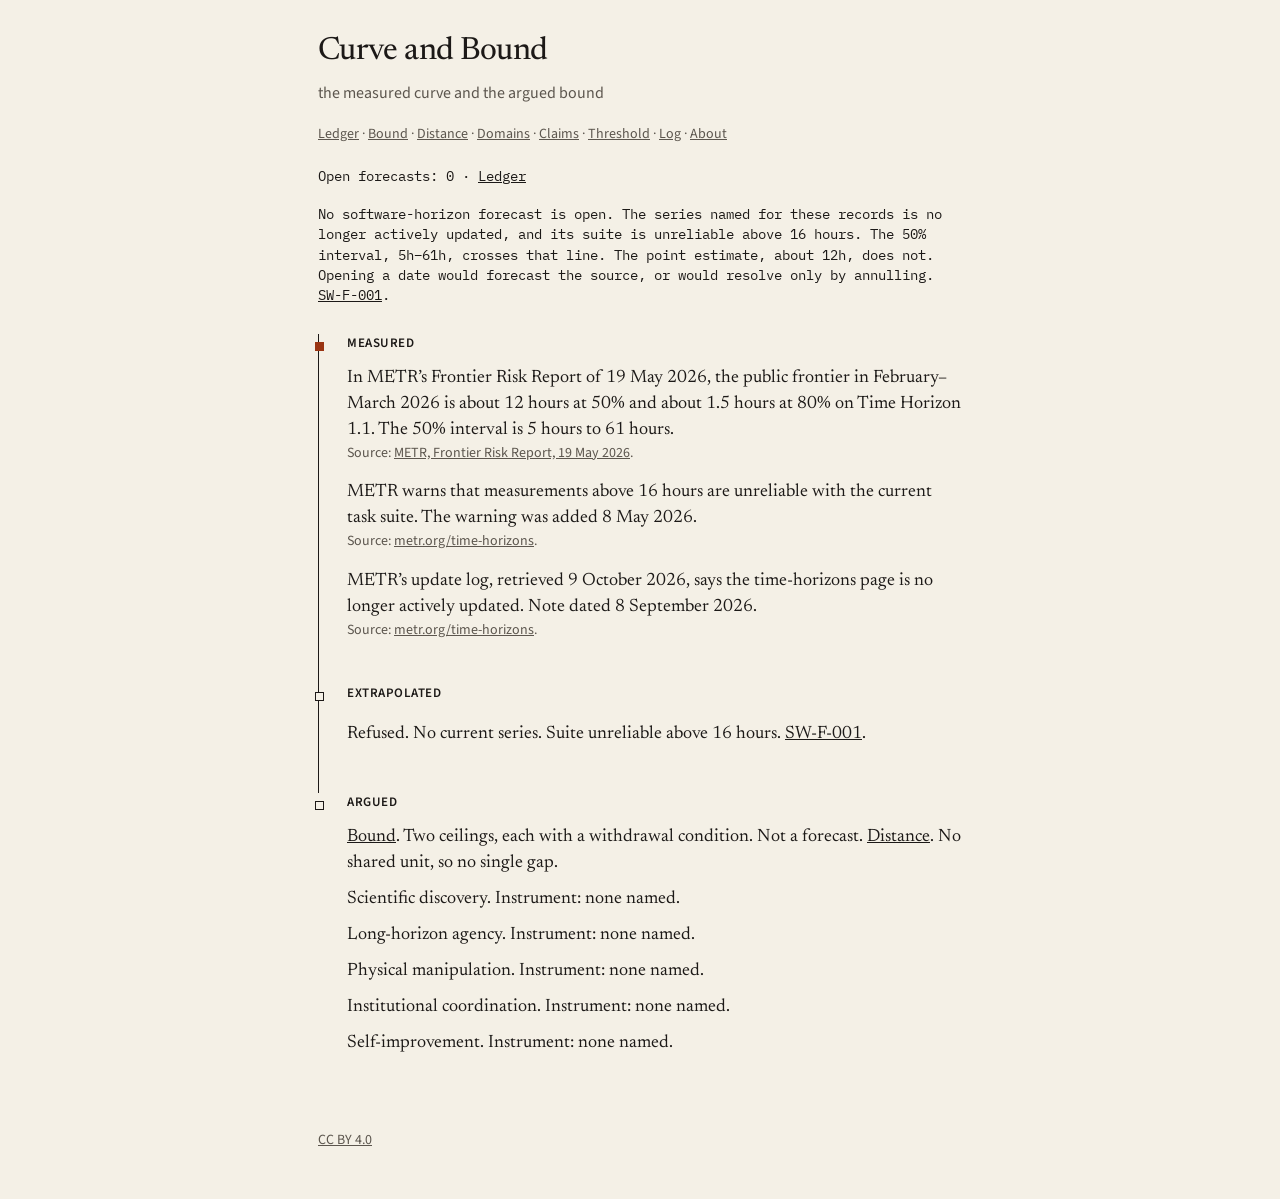
<file: index.html>
<!DOCTYPE html>
<html lang="en">
<head>
  <meta charset="utf-8">
  <meta name="viewport" content="width=device-width, initial-scale=1">
  <title>Curve and Bound</title>
  <link rel="preconnect" href="https://fonts.googleapis.com">
  <link rel="preconnect" href="https://fonts.gstatic.com" crossorigin>
  <link href="https://fonts.googleapis.com/css2?family=IBM+Plex+Mono&family=Newsreader:opsz,wght@6..72,400;6..72,450&family=Source+Sans+3:wght@400;600&display=swap" rel="stylesheet">
  <link rel="stylesheet" href="styles.css">
</head>
<body>
  <main class="wrap">
    <header>
      <h1>Curve and Bound</h1>
      <p class="subtitle">the measured curve and the argued bound</p>
      <p class="nav"><a href="ledger.html">Ledger</a> · <a href="bound.html">Bound</a> · <a href="distance.html">Distance</a> · <a href="domains.html">Domains</a> · <a href="claim-classes.html">Claims</a> · <a href="opening-threshold.html">Threshold</a> · <a href="check-log.html">Log</a> · <a href="about.html">About</a></p>
    </header>
    <p class="count">Open forecasts: 0 · <a href="ledger.html">Ledger</a></p>
    <p class="finding">No software-horizon forecast is open. The series named for these records is no longer actively updated, and its suite is unreliable above 16 hours. The 50% interval, 5h–61h, crosses that line. The point estimate, about 12h, does not. Opening a date would forecast the source, or would resolve only by annulling. <a href="ledger.html">SW-F-001</a>.</p>
    <ol class="ruler">
      <li class="mark measured">
        <h2>Measured</h2>
        <div class="record">
          <p>In METR’s Frontier Risk Report of 19 May 2026, the public frontier in February–March 2026 is about 12 hours at 50% and about 1.5 hours at 80% on Time Horizon 1.1. The 50% interval is 5 hours to 61 hours.</p>
          <p class="source">Source: <a href="https://www.metr.org/frontier-risk-report">METR, Frontier Risk Report, 19 May 2026</a>.</p>
        </div>
        <div class="record">
          <p>METR warns that measurements above 16 hours are unreliable with the current task suite. The warning was added 8 May 2026.</p>
          <p class="source">Source: <a href="https://metr.org/time-horizons/">metr.org/time-horizons</a>.</p>
        </div>
        <div class="record">
          <p>METR’s update log, retrieved 9 October 2026, says the time-horizons page is no longer actively updated. Note dated 8 September 2026.</p>
          <p class="source">Source: <a href="https://metr.org/time-horizons/">metr.org/time-horizons</a>.</p>
        </div>
      </li>
      <li class="mark">
        <h2>Extrapolated</h2>
        <p>Refused. No current series. Suite unreliable above 16 hours. <a href="ledger.html">SW-F-001</a>.</p>
      </li>
      <li class="mark">
        <h2>Argued</h2>
        <p class="domain"><a href="bound.html">Bound</a>. Two ceilings, each with a withdrawal condition. Not a forecast. <a href="distance.html">Distance</a>. No shared unit, so no single gap.</p>
        <p class="domain">Scientific discovery. Instrument: none named.</p>
        <p class="domain">Long-horizon agency. Instrument: none named.</p>
        <p class="domain">Physical manipulation. Instrument: none named.</p>
        <p class="domain">Institutional coordination. Instrument: none named.</p>
        <p class="domain">Self-improvement. Instrument: none named.</p>
      </li>
    </ol>
    <footer>
      <a href="https://creativecommons.org/licenses/by/4.0/">CC BY 4.0</a>
    </footer>
  </main>
</body>
</html>
</file>
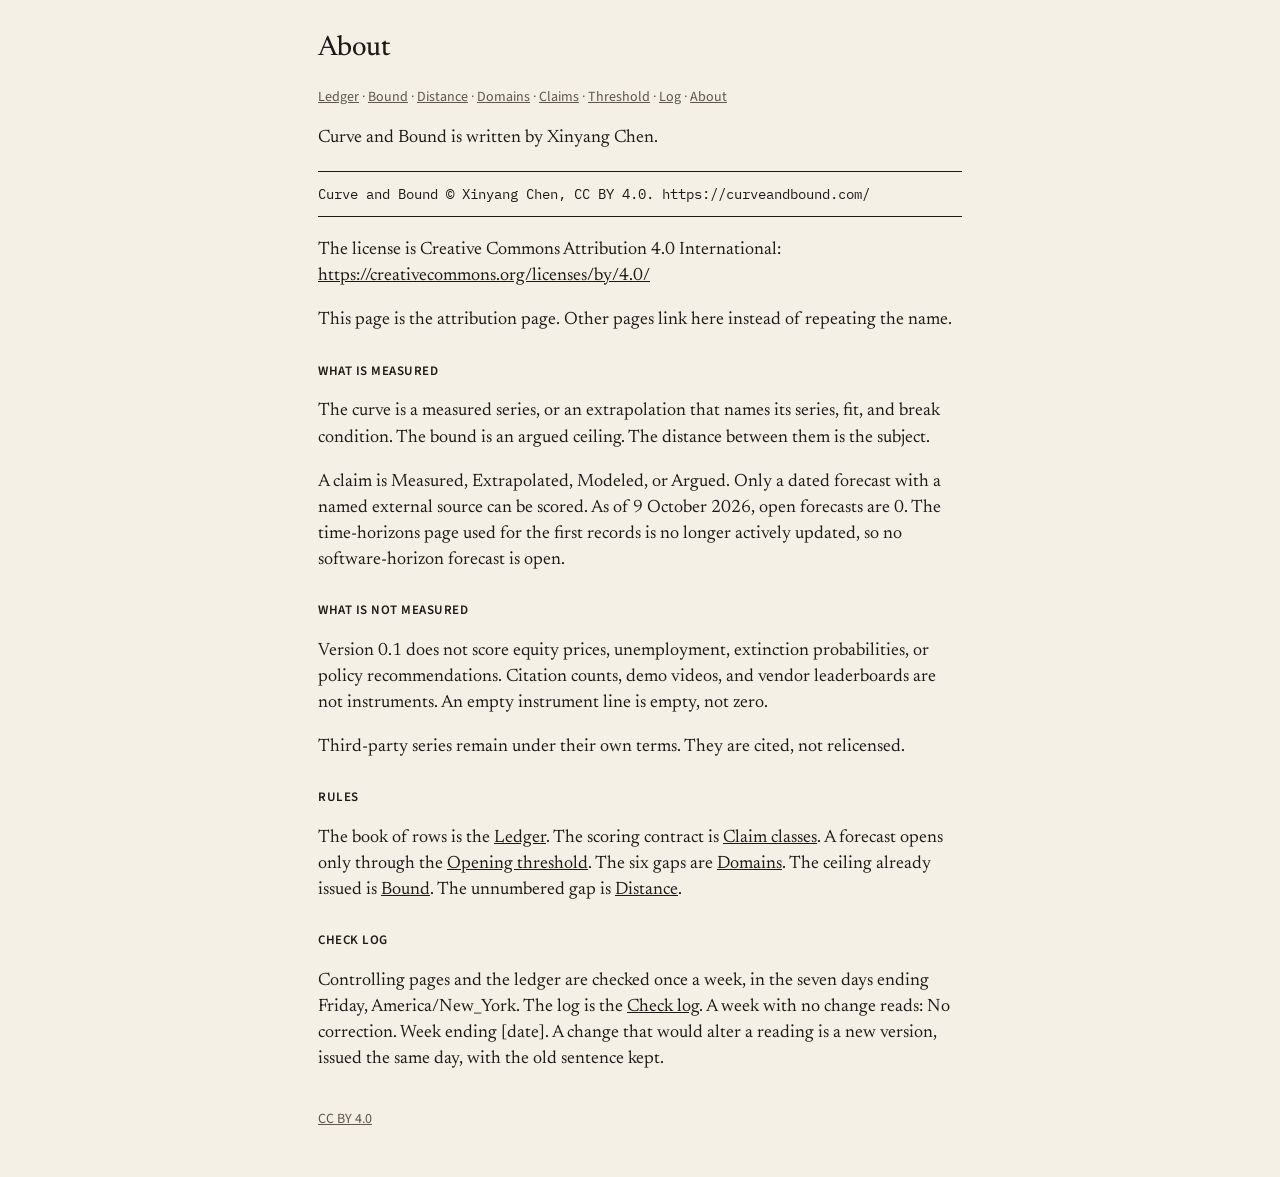
<file: about.html>
<!DOCTYPE html>
<html lang="en">
<head>
  <meta charset="utf-8">
  <meta name="viewport" content="width=device-width, initial-scale=1">
  <title>About · Curve and Bound</title>
  <link rel="preconnect" href="https://fonts.googleapis.com">
  <link rel="preconnect" href="https://fonts.gstatic.com" crossorigin>
  <link href="https://fonts.googleapis.com/css2?family=IBM+Plex+Mono&family=Newsreader:opsz,wght@6..72,400;6..72,450&family=Source+Sans+3:wght@400;600&display=swap" rel="stylesheet">
  <link rel="stylesheet" href="styles.css">
</head>
<body>
  <main class="wrap">
    <header>
      <h1 class="page-title">About</h1>
    <p class="nav"><a href="ledger.html">Ledger</a> · <a href="bound.html">Bound</a> · <a href="distance.html">Distance</a> · <a href="domains.html">Domains</a> · <a href="claim-classes.html">Claims</a> · <a href="opening-threshold.html">Threshold</a> · <a href="check-log.html">Log</a> · <a href="about.html">About</a></p>
    </header>
    <p>Curve and Bound is written by Xinyang Chen.</p>
    <p class="credit">Curve and Bound © Xinyang Chen, CC BY 4.0. https://curveandbound.com/</p>
    <p>The license is Creative Commons Attribution 4.0 International: <a href="https://creativecommons.org/licenses/by/4.0/">https://creativecommons.org/licenses/by/4.0/</a></p>
    <p>This page is the attribution page. Other pages link here instead of repeating the name.</p>
    <h2 class="section">What is measured</h2>
    <p>The curve is a measured series, or an extrapolation that names its series, fit, and break condition. The bound is an argued ceiling. The distance between them is the subject.</p>
    <p>A claim is Measured, Extrapolated, Modeled, or Argued. Only a dated forecast with a named external source can be scored. As of 9 October 2026, open forecasts are 0. The time-horizons page used for the first records is no longer actively updated, so no software-horizon forecast is open.</p>
    <h2 class="section">What is not measured</h2>
    <p>Version 0.1 does not score equity prices, unemployment, extinction probabilities, or policy recommendations. Citation counts, demo videos, and vendor leaderboards are not instruments. An empty instrument line is empty, not zero.</p>
    <p>Third-party series remain under their own terms. They are cited, not relicensed.</p>
    <h2 class="section">Rules</h2>
    <p>The book of rows is the <a href="ledger.html">Ledger</a>. The scoring contract is <a href="claim-classes.html">Claim classes</a>. A forecast opens only through the <a href="opening-threshold.html">Opening threshold</a>. The six gaps are <a href="domains.html">Domains</a>. The ceiling already issued is <a href="bound.html">Bound</a>. The unnumbered gap is <a href="distance.html">Distance</a>.</p>
    <h2 class="section">Check log</h2>
    <p>Controlling pages and the ledger are checked once a week, in the seven days ending Friday, America/New_York. The log is the <a href="check-log.html">Check log</a>. A week with no change reads: No correction. Week ending [date]. A change that would alter a reading is a new version, issued the same day, with the old sentence kept.</p>
    <footer>
      <a href="https://creativecommons.org/licenses/by/4.0/">CC BY 4.0</a>
    </footer>
  </main>
</body>
</html>
</file>
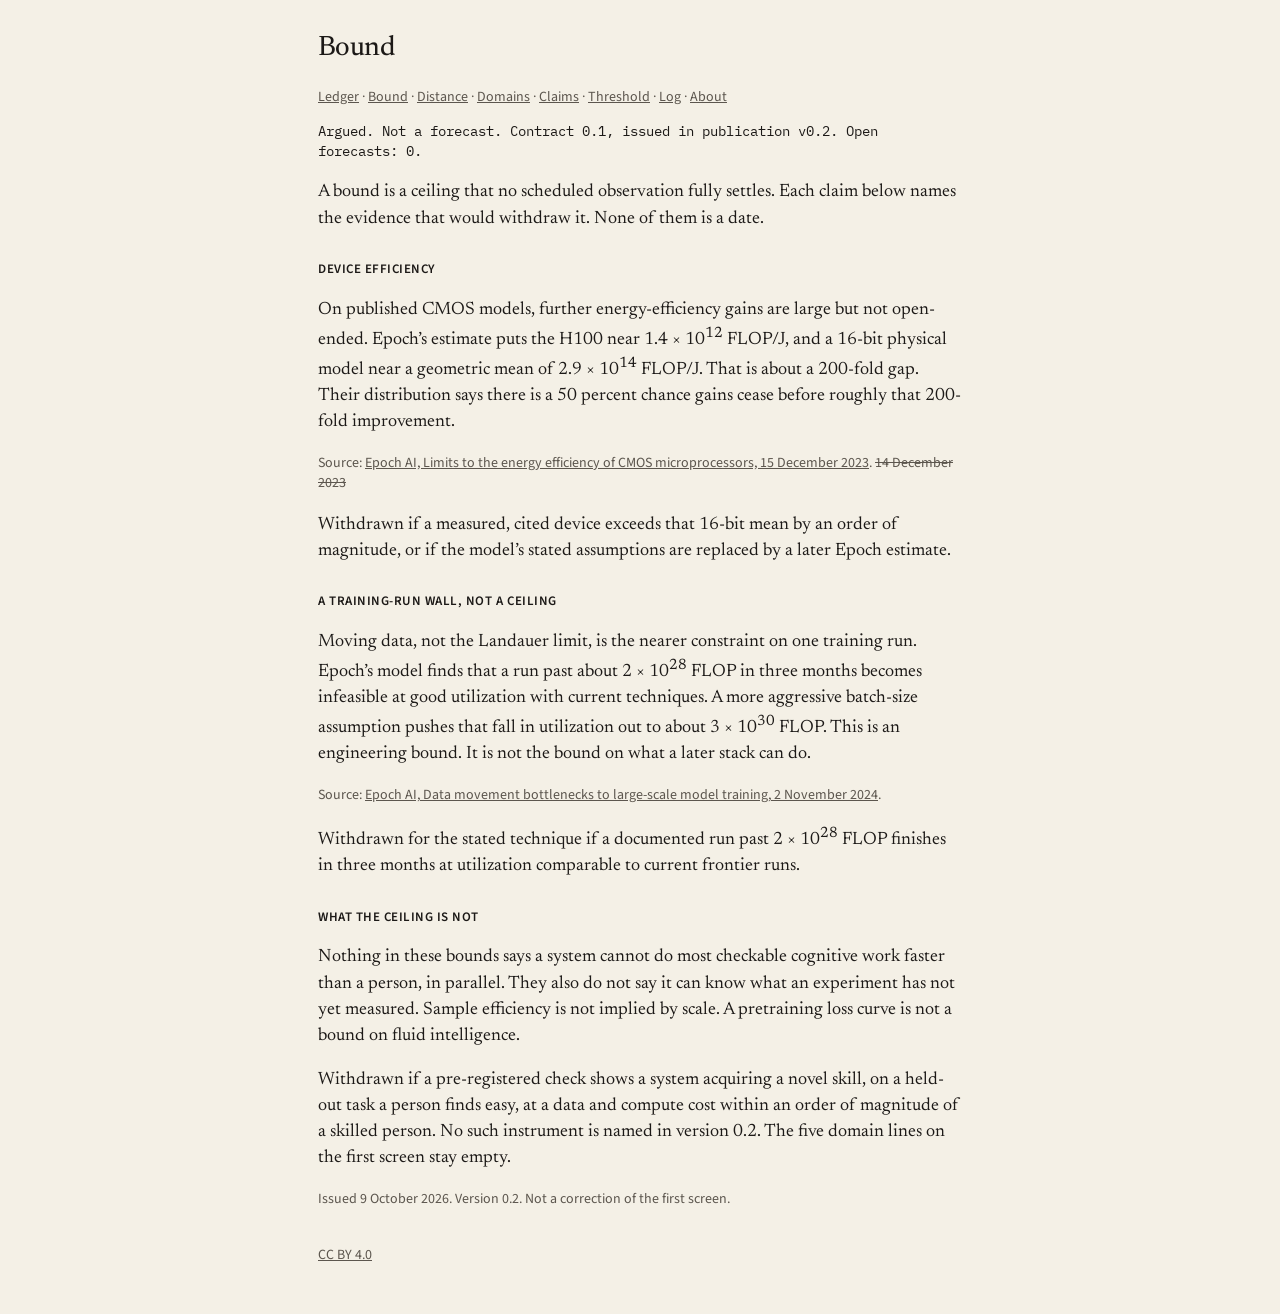
<file: bound.html>
<!DOCTYPE html>
<html lang="en">
<head>
  <meta charset="utf-8">
  <meta name="viewport" content="width=device-width, initial-scale=1">
  <title>Bound · Curve and Bound</title>
  <link rel="preconnect" href="https://fonts.googleapis.com">
  <link rel="preconnect" href="https://fonts.gstatic.com" crossorigin>
  <link href="https://fonts.googleapis.com/css2?family=IBM+Plex+Mono&family=Newsreader:opsz,wght@6..72,400;6..72,450&family=Source+Sans+3:wght@400;600&display=swap" rel="stylesheet">
  <link rel="stylesheet" href="styles.css">
</head>
<body>
  <main class="wrap">
    <header>
      <h1 class="page-title">Bound</h1>
    <p class="nav"><a href="ledger.html">Ledger</a> · <a href="bound.html">Bound</a> · <a href="distance.html">Distance</a> · <a href="domains.html">Domains</a> · <a href="claim-classes.html">Claims</a> · <a href="opening-threshold.html">Threshold</a> · <a href="check-log.html">Log</a> · <a href="about.html">About</a></p>
    </header>
    <p class="mono">Argued. Not a forecast. Contract 0.1, issued in publication v0.2. Open forecasts: 0.</p>
    <p>A bound is a ceiling that no scheduled observation fully settles. Each claim below names the evidence that would withdraw it. None of them is a date.</p>

    <h2 class="section">Device efficiency</h2>
    <p>On published CMOS models, further energy-efficiency gains are large but not open-ended. Epoch’s estimate puts the H100 near 1.4 × 10<sup>12</sup> FLOP/J, and a 16-bit physical model near a geometric mean of 2.9 × 10<sup>14</sup> FLOP/J. That is about a 200-fold gap. Their distribution says there is a 50 percent chance gains cease before roughly that 200-fold improvement.</p>
    <p class="source">Source: <a href="https://epoch.ai/publications/limits-to-the-energy-efficiency-of-cmos-microprocessors">Epoch AI, Limits to the energy efficiency of CMOS microprocessors, 15 December 2023</a>. <s>14 December 2023</s></p>
    <p>Withdrawn if a measured, cited device exceeds that 16-bit mean by an order of magnitude, or if the model’s stated assumptions are replaced by a later Epoch estimate.</p>

    <h2 class="section">A training-run wall, not a ceiling</h2>
    <p>Moving data, not the Landauer limit, is the nearer constraint on one training run. Epoch’s model finds that a run past about 2 × 10<sup>28</sup> FLOP in three months becomes infeasible at good utilization with current techniques. A more aggressive batch-size assumption pushes that fall in utilization out to about 3 × 10<sup>30</sup> FLOP. This is an engineering bound. It is not the bound on what a later stack can do.</p>
    <p class="source">Source: <a href="https://epoch.ai/publications/data-movement-bottlenecks-scaling-past-1e28-flop">Epoch AI, Data movement bottlenecks to large-scale model training, 2 November 2024</a>.</p>
    <p>Withdrawn for the stated technique if a documented run past 2 × 10<sup>28</sup> FLOP finishes in three months at utilization comparable to current frontier runs.</p>

    <h2 class="section">What the ceiling is not</h2>
    <p>Nothing in these bounds says a system cannot do most checkable cognitive work faster than a person, in parallel. They also do not say it can know what an experiment has not yet measured. Sample efficiency is not implied by scale. A pretraining loss curve is not a bound on fluid intelligence.</p>
    <p>Withdrawn if a pre-registered check shows a system acquiring a novel skill, on a held-out task a person finds easy, at a data and compute cost within an order of magnitude of a skilled person. No such instrument is named in version 0.2. The five domain lines on the first screen stay empty.</p>

    <p class="source">Issued 9 October 2026. Version 0.2. Not a correction of the first screen.</p>
    <footer>
      <a href="https://creativecommons.org/licenses/by/4.0/">CC BY 4.0</a>
    </footer>
  </main>
</body>
</html>
</file>
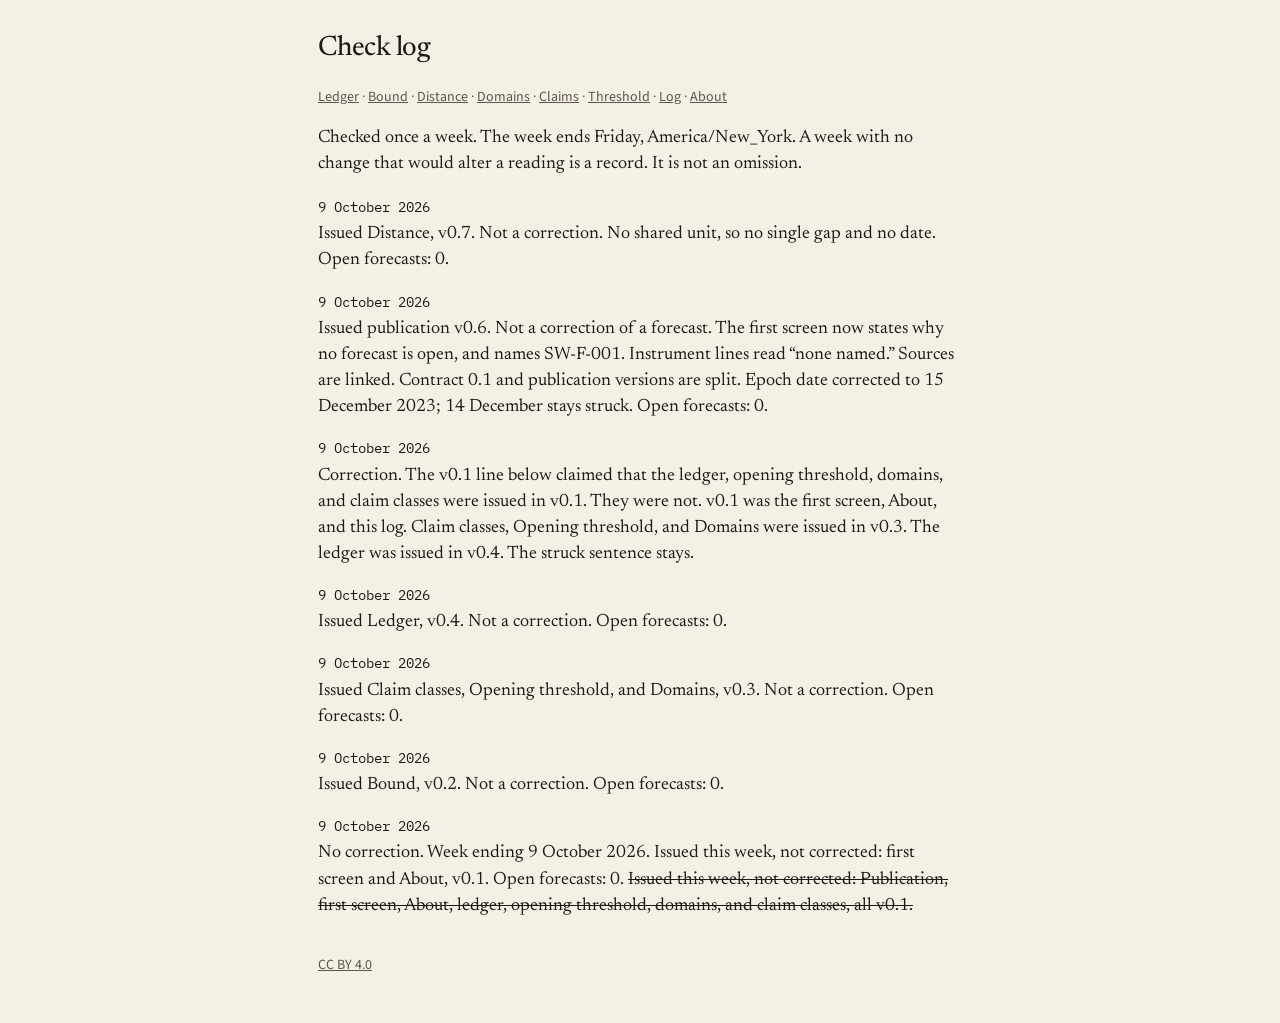
<file: check-log.html>
<!DOCTYPE html>
<html lang="en">
<head>
  <meta charset="utf-8">
  <meta name="viewport" content="width=device-width, initial-scale=1">
  <title>Check log · Curve and Bound</title>
  <link rel="preconnect" href="https://fonts.googleapis.com">
  <link rel="preconnect" href="https://fonts.gstatic.com" crossorigin>
  <link href="https://fonts.googleapis.com/css2?family=IBM+Plex+Mono&family=Newsreader:opsz,wght@6..72,400;6..72,450&family=Source+Sans+3:wght@400;600&display=swap" rel="stylesheet">
  <link rel="stylesheet" href="styles.css">
</head>
<body>
  <main class="wrap">
    <header>
      <h1 class="page-title">Check log</h1>
    <p class="nav"><a href="ledger.html">Ledger</a> · <a href="bound.html">Bound</a> · <a href="distance.html">Distance</a> · <a href="domains.html">Domains</a> · <a href="claim-classes.html">Claims</a> · <a href="opening-threshold.html">Threshold</a> · <a href="check-log.html">Log</a> · <a href="about.html">About</a></p>
    </header>
    <p>Checked once a week. The week ends Friday, America/New_York. A week with no change that would alter a reading is a record. It is not an omission.</p>
    <ol class="log">
      <li>
        <time datetime="2026-10-09">9 October 2026</time>
        Issued Distance, v0.7. Not a correction. No shared unit, so no single gap and no date. Open forecasts: 0.
      </li>
      <li>
        <time datetime="2026-10-09">9 October 2026</time>
        Issued publication v0.6. Not a correction of a forecast. The first screen now states why no forecast is open, and names SW-F-001. Instrument lines read “none named.” Sources are linked. Contract 0.1 and publication versions are split. Epoch date corrected to 15 December 2023; 14 December stays struck. Open forecasts: 0.
      </li>
      <li>
        <time datetime="2026-10-09">9 October 2026</time>
        Correction. The v0.1 line below claimed that the ledger, opening threshold, domains, and claim classes were issued in v0.1. They were not. v0.1 was the first screen, About, and this log. Claim classes, Opening threshold, and Domains were issued in v0.3. The ledger was issued in v0.4. The struck sentence stays.
      </li>
      <li>
        <time datetime="2026-10-09">9 October 2026</time>
        Issued Ledger, v0.4. Not a correction. Open forecasts: 0.
      </li>
      <li>
        <time datetime="2026-10-09">9 October 2026</time>
        Issued Claim classes, Opening threshold, and Domains, v0.3. Not a correction. Open forecasts: 0.
      </li>
      <li>
        <time datetime="2026-10-09">9 October 2026</time>
        Issued Bound, v0.2. Not a correction. Open forecasts: 0.
      </li>
      <li>
        <time datetime="2026-10-09">9 October 2026</time>
        No correction. Week ending 9 October 2026. Issued this week, not corrected: first screen and About, v0.1. Open forecasts: 0.
        <s>Issued this week, not corrected: Publication, first screen, About, ledger, opening threshold, domains, and claim classes, all v0.1.</s>
      </li>
    </ol>
    <footer>
      <a href="https://creativecommons.org/licenses/by/4.0/">CC BY 4.0</a>
    </footer>
  </main>
</body>
</html>
</file>
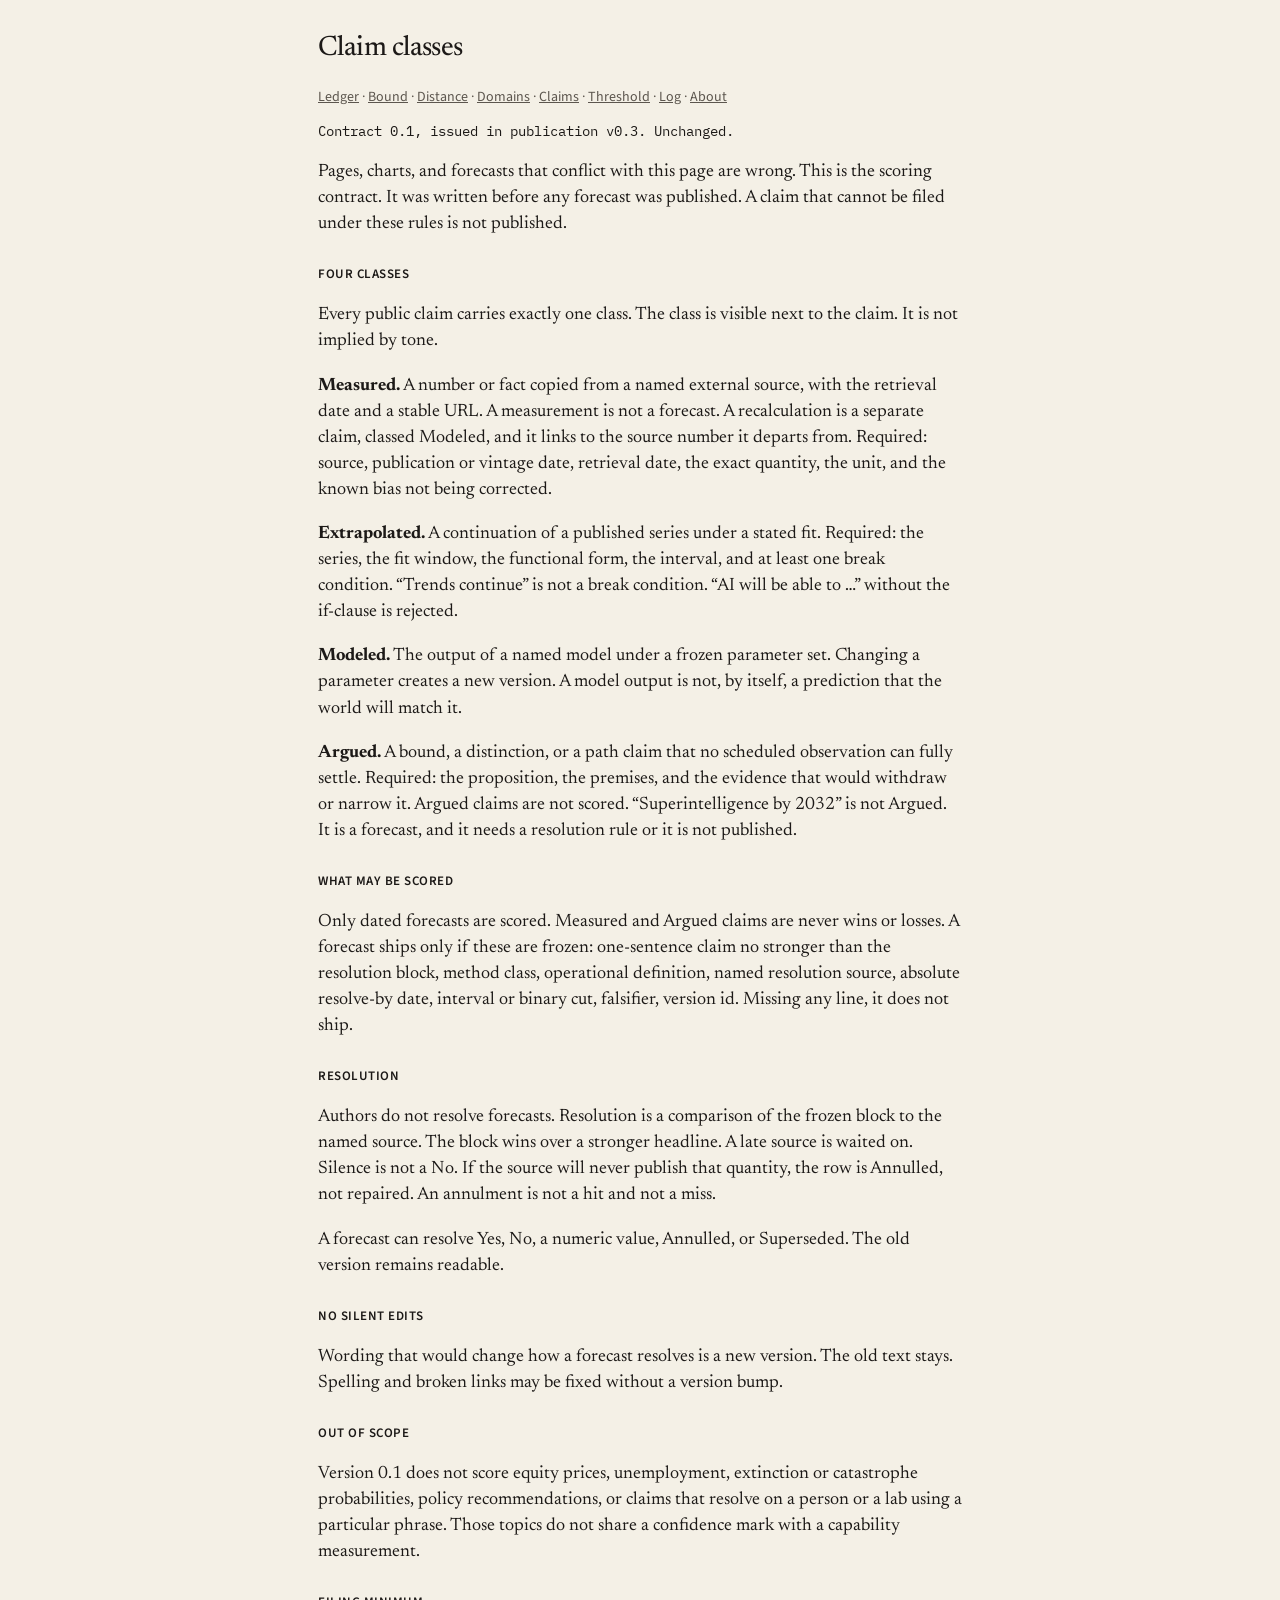
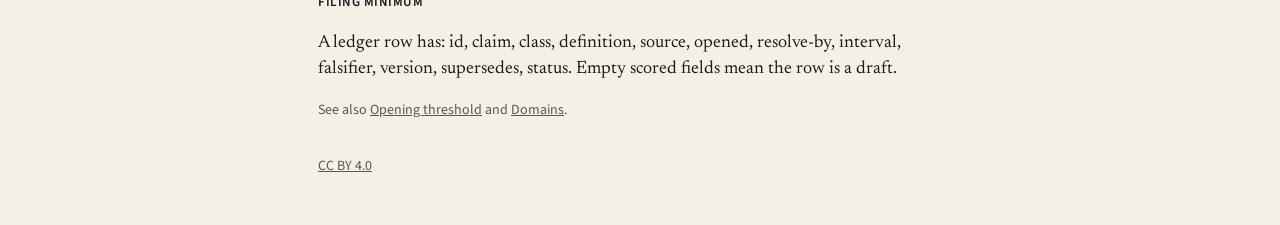
<file: claim-classes.html>
<!DOCTYPE html>
<html lang="en">
<head>
  <meta charset="utf-8">
  <meta name="viewport" content="width=device-width, initial-scale=1">
  <title>Claim classes · Curve and Bound</title>
  <link rel="preconnect" href="https://fonts.googleapis.com">
  <link rel="preconnect" href="https://fonts.gstatic.com" crossorigin>
  <link href="https://fonts.googleapis.com/css2?family=IBM+Plex+Mono&family=Newsreader:opsz,wght@6..72,400;6..72,450&family=Source+Sans+3:wght@400;600&display=swap" rel="stylesheet">
  <link rel="stylesheet" href="styles.css">
</head>
<body>
  <main class="wrap">
    <header>
      <h1 class="page-title">Claim classes</h1>
    <p class="nav"><a href="ledger.html">Ledger</a> · <a href="bound.html">Bound</a> · <a href="distance.html">Distance</a> · <a href="domains.html">Domains</a> · <a href="claim-classes.html">Claims</a> · <a href="opening-threshold.html">Threshold</a> · <a href="check-log.html">Log</a> · <a href="about.html">About</a></p>
    </header>
    <p class="mono">Contract 0.1, issued in publication v0.3. Unchanged.</p>
    <p>Pages, charts, and forecasts that conflict with this page are wrong. This is the scoring contract. It was written before any forecast was published. A claim that cannot be filed under these rules is not published.</p>

    <h2 class="section">Four classes</h2>
    <p>Every public claim carries exactly one class. The class is visible next to the claim. It is not implied by tone.</p>
    <p><strong>Measured.</strong> A number or fact copied from a named external source, with the retrieval date and a stable URL. A measurement is not a forecast. A recalculation is a separate claim, classed Modeled, and it links to the source number it departs from. Required: source, publication or vintage date, retrieval date, the exact quantity, the unit, and the known bias not being corrected.</p>
    <p><strong>Extrapolated.</strong> A continuation of a published series under a stated fit. Required: the series, the fit window, the functional form, the interval, and at least one break condition. “Trends continue” is not a break condition. “AI will be able to …” without the if-clause is rejected.</p>
    <p><strong>Modeled.</strong> The output of a named model under a frozen parameter set. Changing a parameter creates a new version. A model output is not, by itself, a prediction that the world will match it.</p>
    <p><strong>Argued.</strong> A bound, a distinction, or a path claim that no scheduled observation can fully settle. Required: the proposition, the premises, and the evidence that would withdraw or narrow it. Argued claims are not scored. “Superintelligence by 2032” is not Argued. It is a forecast, and it needs a resolution rule or it is not published.</p>

    <h2 class="section">What may be scored</h2>
    <p>Only dated forecasts are scored. Measured and Argued claims are never wins or losses. A forecast ships only if these are frozen: one-sentence claim no stronger than the resolution block, method class, operational definition, named resolution source, absolute resolve-by date, interval or binary cut, falsifier, version id. Missing any line, it does not ship.</p>

    <h2 class="section">Resolution</h2>
    <p>Authors do not resolve forecasts. Resolution is a comparison of the frozen block to the named source. The block wins over a stronger headline. A late source is waited on. Silence is not a No. If the source will never publish that quantity, the row is Annulled, not repaired. An annulment is not a hit and not a miss.</p>
    <p>A forecast can resolve Yes, No, a numeric value, Annulled, or Superseded. The old version remains readable.</p>

    <h2 class="section">No silent edits</h2>
    <p>Wording that would change how a forecast resolves is a new version. The old text stays. Spelling and broken links may be fixed without a version bump.</p>

    <h2 class="section">Out of scope</h2>
    <p>Version 0.1 does not score equity prices, unemployment, extinction or catastrophe probabilities, policy recommendations, or claims that resolve on a person or a lab using a particular phrase. Those topics do not share a confidence mark with a capability measurement.</p>

    <h2 class="section">Filing minimum</h2>
    <p>A ledger row has: id, claim, class, definition, source, opened, resolve-by, interval, falsifier, version, supersedes, status. Empty scored fields mean the row is a draft.</p>
    <p class="source">See also <a href="opening-threshold.html">Opening threshold</a> and <a href="domains.html">Domains</a>.</p>
    <footer>
      <a href="https://creativecommons.org/licenses/by/4.0/">CC BY 4.0</a>
    </footer>
  </main>
</body>
</html>
</file>
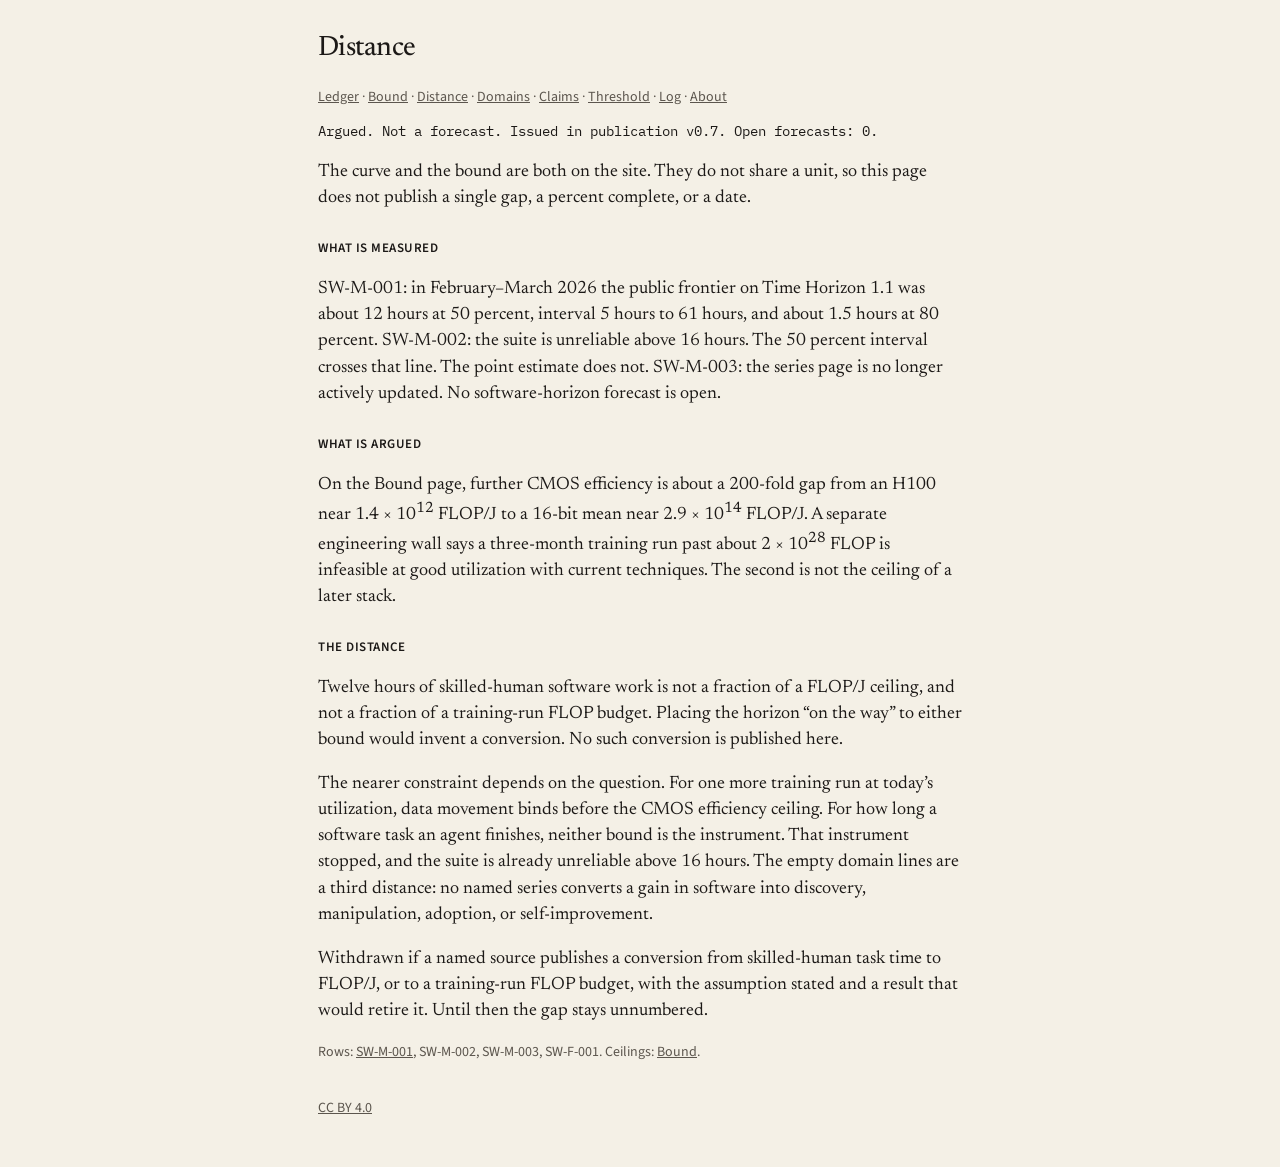
<file: distance.html>
<!DOCTYPE html>
<html lang="en">
<head>
  <meta charset="utf-8">
  <meta name="viewport" content="width=device-width, initial-scale=1">
  <title>Distance · Curve and Bound</title>
  <link rel="preconnect" href="https://fonts.googleapis.com">
  <link rel="preconnect" href="https://fonts.gstatic.com" crossorigin>
  <link href="https://fonts.googleapis.com/css2?family=IBM+Plex+Mono&family=Newsreader:opsz,wght@6..72,400;6..72,450&family=Source+Sans+3:wght@400;600&display=swap" rel="stylesheet">
  <link rel="stylesheet" href="styles.css">
</head>
<body>
  <main class="wrap">
    <header>
      <h1 class="page-title">Distance</h1>
      <p class="nav"><a href="ledger.html">Ledger</a> · <a href="bound.html">Bound</a> · <a href="distance.html">Distance</a> · <a href="domains.html">Domains</a> · <a href="claim-classes.html">Claims</a> · <a href="opening-threshold.html">Threshold</a> · <a href="check-log.html">Log</a> · <a href="about.html">About</a></p>
    </header>
    <p class="mono">Argued. Not a forecast. Issued in publication v0.7. Open forecasts: 0.</p>
    <p>The curve and the bound are both on the site. They do not share a unit, so this page does not publish a single gap, a percent complete, or a date.</p>

    <h2 class="section">What is measured</h2>
    <p>SW-M-001: in February–March 2026 the public frontier on Time Horizon 1.1 was about 12 hours at 50 percent, interval 5 hours to 61 hours, and about 1.5 hours at 80 percent. SW-M-002: the suite is unreliable above 16 hours. The 50 percent interval crosses that line. The point estimate does not. SW-M-003: the series page is no longer actively updated. No software-horizon forecast is open.</p>

    <h2 class="section">What is argued</h2>
    <p>On the Bound page, further CMOS efficiency is about a 200-fold gap from an H100 near 1.4 × 10<sup>12</sup> FLOP/J to a 16-bit mean near 2.9 × 10<sup>14</sup> FLOP/J. A separate engineering wall says a three-month training run past about 2 × 10<sup>28</sup> FLOP is infeasible at good utilization with current techniques. The second is not the ceiling of a later stack.</p>

    <h2 class="section">The distance</h2>
    <p>Twelve hours of skilled-human software work is not a fraction of a FLOP/J ceiling, and not a fraction of a training-run FLOP budget. Placing the horizon “on the way” to either bound would invent a conversion. No such conversion is published here.</p>
    <p>The nearer constraint depends on the question. For one more training run at today’s utilization, data movement binds before the CMOS efficiency ceiling. For how long a software task an agent finishes, neither bound is the instrument. That instrument stopped, and the suite is already unreliable above 16 hours. The empty domain lines are a third distance: no named series converts a gain in software into discovery, manipulation, adoption, or self-improvement.</p>
    <p>Withdrawn if a named source publishes a conversion from skilled-human task time to FLOP/J, or to a training-run FLOP budget, with the assumption stated and a result that would retire it. Until then the gap stays unnumbered.</p>
    <p class="source">Rows: <a href="ledger.html">SW-M-001</a>, SW-M-002, SW-M-003, SW-F-001. Ceilings: <a href="bound.html">Bound</a>.</p>
    <footer>
      <a href="https://creativecommons.org/licenses/by/4.0/">CC BY 4.0</a>
    </footer>
  </main>
</body>
</html>
</file>
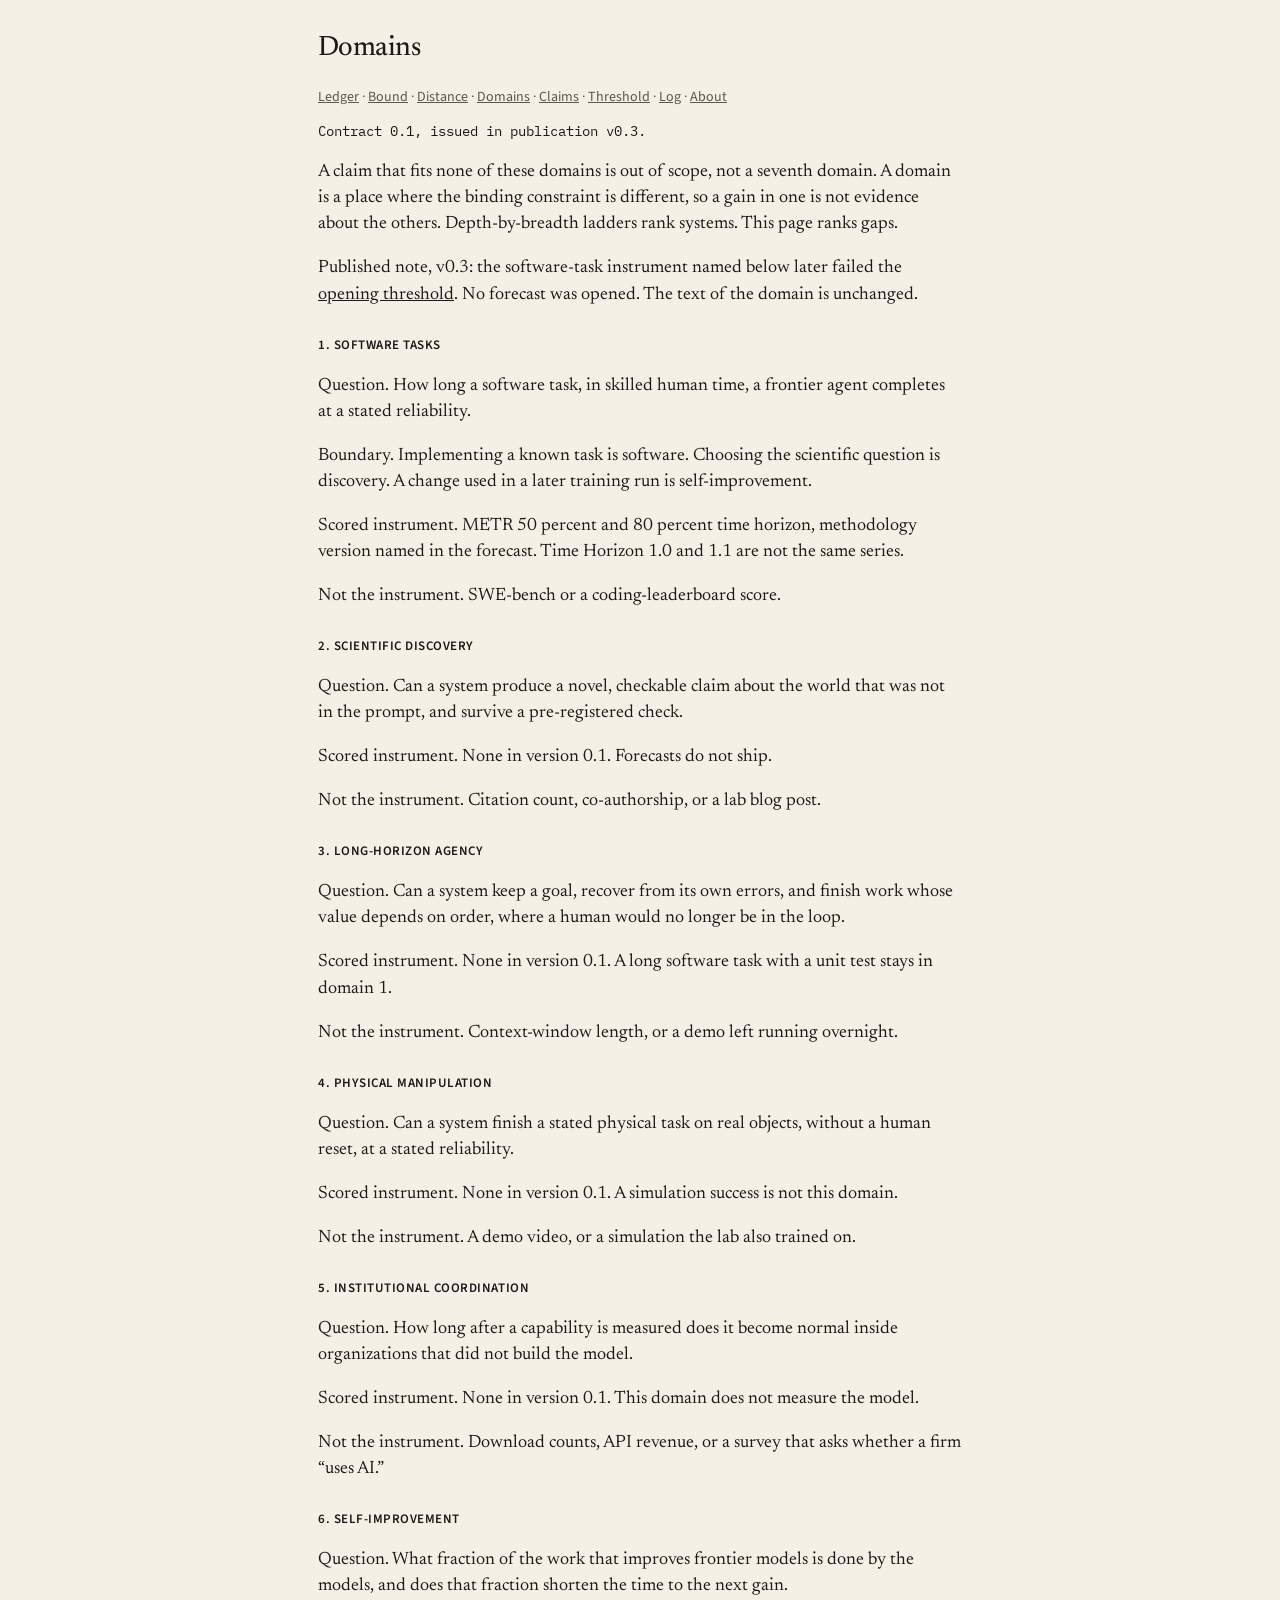
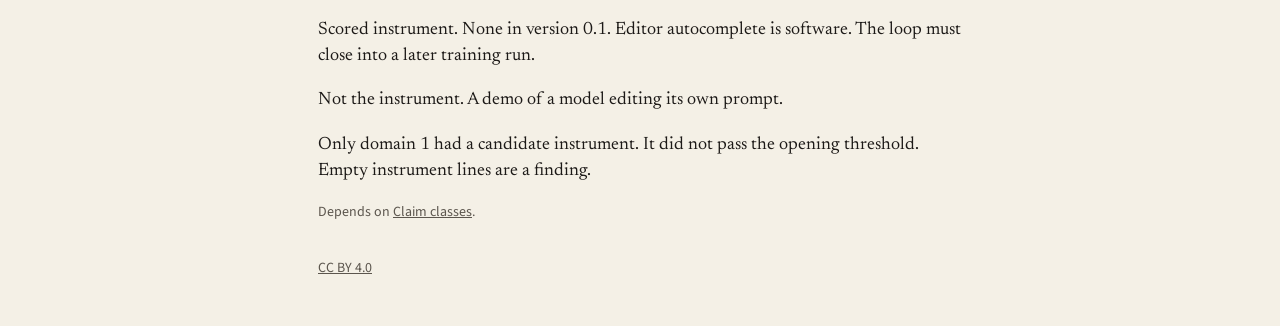
<file: domains.html>
<!DOCTYPE html>
<html lang="en">
<head>
  <meta charset="utf-8">
  <meta name="viewport" content="width=device-width, initial-scale=1">
  <title>Domains · Curve and Bound</title>
  <link rel="preconnect" href="https://fonts.googleapis.com">
  <link rel="preconnect" href="https://fonts.gstatic.com" crossorigin>
  <link href="https://fonts.googleapis.com/css2?family=IBM+Plex+Mono&family=Newsreader:opsz,wght@6..72,400;6..72,450&family=Source+Sans+3:wght@400;600&display=swap" rel="stylesheet">
  <link rel="stylesheet" href="styles.css">
</head>
<body>
  <main class="wrap">
    <header>
      <h1 class="page-title">Domains</h1>
    <p class="nav"><a href="ledger.html">Ledger</a> · <a href="bound.html">Bound</a> · <a href="distance.html">Distance</a> · <a href="domains.html">Domains</a> · <a href="claim-classes.html">Claims</a> · <a href="opening-threshold.html">Threshold</a> · <a href="check-log.html">Log</a> · <a href="about.html">About</a></p>
    </header>
    <p class="mono">Contract 0.1, issued in publication v0.3.</p>
    <p>A claim that fits none of these domains is out of scope, not a seventh domain. A domain is a place where the binding constraint is different, so a gain in one is not evidence about the others. Depth-by-breadth ladders rank systems. This page ranks gaps.</p>
    <p>Published note, v0.3: the software-task instrument named below later failed the <a href="opening-threshold.html">opening threshold</a>. No forecast was opened. The text of the domain is unchanged.</p>

    <h2 class="section">1. Software tasks</h2>
    <p>Question. How long a software task, in skilled human time, a frontier agent completes at a stated reliability.</p>
    <p>Boundary. Implementing a known task is software. Choosing the scientific question is discovery. A change used in a later training run is self-improvement.</p>
    <p>Scored instrument. METR 50 percent and 80 percent time horizon, methodology version named in the forecast. Time Horizon 1.0 and 1.1 are not the same series.</p>
    <p>Not the instrument. SWE-bench or a coding-leaderboard score.</p>

    <h2 class="section">2. Scientific discovery</h2>
    <p>Question. Can a system produce a novel, checkable claim about the world that was not in the prompt, and survive a pre-registered check.</p>
    <p>Scored instrument. None in version 0.1. Forecasts do not ship.</p>
    <p>Not the instrument. Citation count, co-authorship, or a lab blog post.</p>

    <h2 class="section">3. Long-horizon agency</h2>
    <p>Question. Can a system keep a goal, recover from its own errors, and finish work whose value depends on order, where a human would no longer be in the loop.</p>
    <p>Scored instrument. None in version 0.1. A long software task with a unit test stays in domain 1.</p>
    <p>Not the instrument. Context-window length, or a demo left running overnight.</p>

    <h2 class="section">4. Physical manipulation</h2>
    <p>Question. Can a system finish a stated physical task on real objects, without a human reset, at a stated reliability.</p>
    <p>Scored instrument. None in version 0.1. A simulation success is not this domain.</p>
    <p>Not the instrument. A demo video, or a simulation the lab also trained on.</p>

    <h2 class="section">5. Institutional coordination</h2>
    <p>Question. How long after a capability is measured does it become normal inside organizations that did not build the model.</p>
    <p>Scored instrument. None in version 0.1. This domain does not measure the model.</p>
    <p>Not the instrument. Download counts, API revenue, or a survey that asks whether a firm “uses AI.”</p>

    <h2 class="section">6. Self-improvement</h2>
    <p>Question. What fraction of the work that improves frontier models is done by the models, and does that fraction shorten the time to the next gain.</p>
    <p>Scored instrument. None in version 0.1. Editor autocomplete is software. The loop must close into a later training run.</p>
    <p>Not the instrument. A demo of a model editing its own prompt.</p>

    <p>Only domain 1 had a candidate instrument. It did not pass the opening threshold. Empty instrument lines are a finding.</p>
    <p class="source">Depends on <a href="claim-classes.html">Claim classes</a>.</p>
    <footer>
      <a href="https://creativecommons.org/licenses/by/4.0/">CC BY 4.0</a>
    </footer>
  </main>
</body>
</html>
</file>
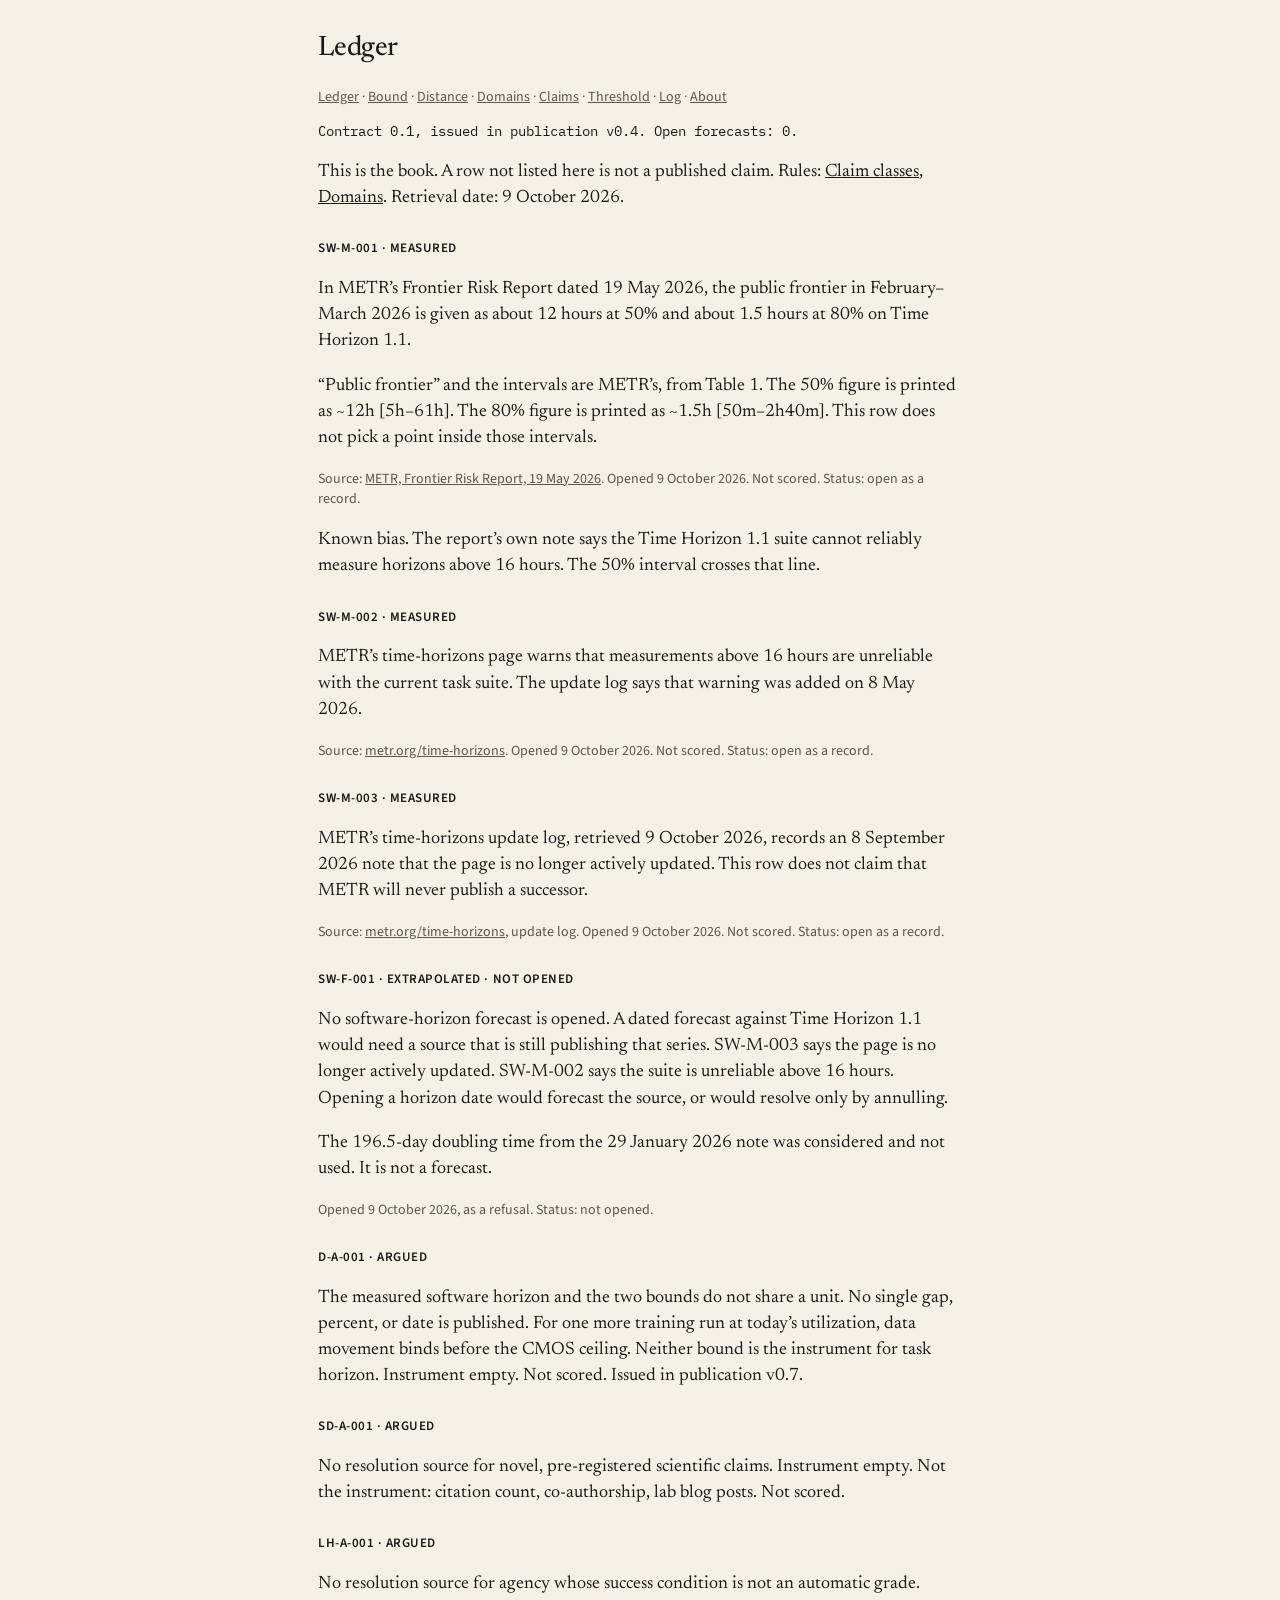
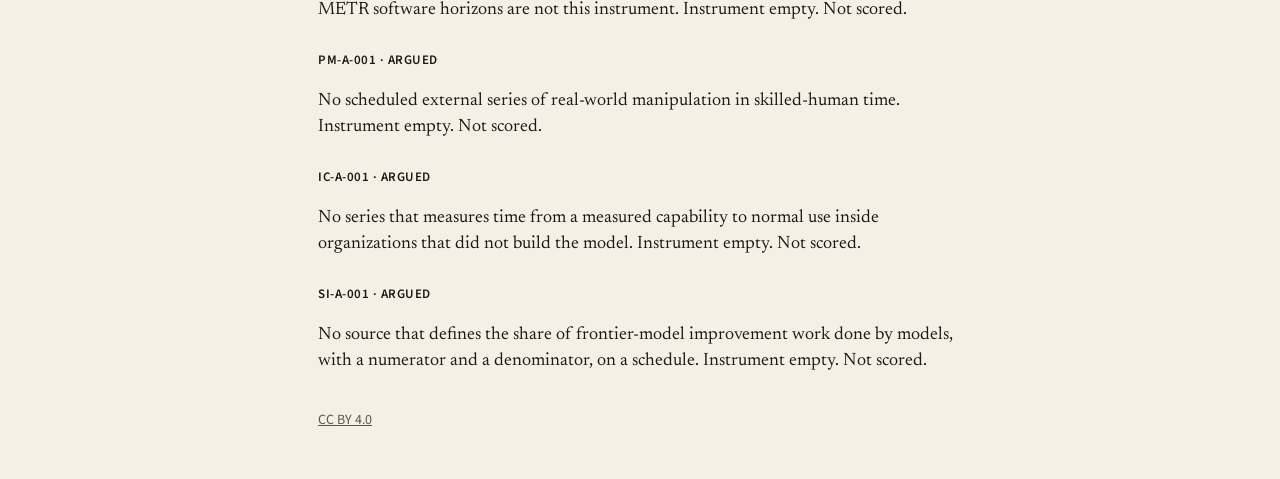
<file: ledger.html>
<!DOCTYPE html>
<html lang="en">
<head>
  <meta charset="utf-8">
  <meta name="viewport" content="width=device-width, initial-scale=1">
  <title>Ledger · Curve and Bound</title>
  <link rel="preconnect" href="https://fonts.googleapis.com">
  <link rel="preconnect" href="https://fonts.gstatic.com" crossorigin>
  <link href="https://fonts.googleapis.com/css2?family=IBM+Plex+Mono&family=Newsreader:opsz,wght@6..72,400;6..72,450&family=Source+Sans+3:wght@400;600&display=swap" rel="stylesheet">
  <link rel="stylesheet" href="styles.css">
</head>
<body>
  <main class="wrap">
    <header>
      <h1 class="page-title">Ledger</h1>
    <p class="nav"><a href="ledger.html">Ledger</a> · <a href="bound.html">Bound</a> · <a href="distance.html">Distance</a> · <a href="domains.html">Domains</a> · <a href="claim-classes.html">Claims</a> · <a href="opening-threshold.html">Threshold</a> · <a href="check-log.html">Log</a> · <a href="about.html">About</a></p>
    </header>
    <p class="mono">Contract 0.1, issued in publication v0.4. Open forecasts: 0.</p>
    <p>This is the book. A row not listed here is not a published claim. Rules: <a href="claim-classes.html">Claim classes</a>, <a href="domains.html">Domains</a>. Retrieval date: 9 October 2026.</p>

    <h2 class="section">SW-M-001 · Measured</h2>
    <p>In METR’s Frontier Risk Report dated 19 May 2026, the public frontier in February–March 2026 is given as about 12 hours at 50% and about 1.5 hours at 80% on Time Horizon 1.1.</p>
    <p>“Public frontier” and the intervals are METR’s, from Table 1. The 50% figure is printed as ~12h [5h–61h]. The 80% figure is printed as ~1.5h [50m–2h40m]. This row does not pick a point inside those intervals.</p>
    <p class="source">Source: <a href="https://www.metr.org/frontier-risk-report">METR, Frontier Risk Report, 19 May 2026</a>. Opened 9 October 2026. Not scored. Status: open as a record.</p>
    <p>Known bias. The report’s own note says the Time Horizon 1.1 suite cannot reliably measure horizons above 16 hours. The 50% interval crosses that line.</p>

    <h2 class="section">SW-M-002 · Measured</h2>
    <p>METR’s time-horizons page warns that measurements above 16 hours are unreliable with the current task suite. The update log says that warning was added on 8 May 2026.</p>
    <p class="source">Source: <a href="https://metr.org/time-horizons/">metr.org/time-horizons</a>. Opened 9 October 2026. Not scored. Status: open as a record.</p>

    <h2 class="section">SW-M-003 · Measured</h2>
    <p>METR’s time-horizons update log, retrieved 9 October 2026, records an 8 September 2026 note that the page is no longer actively updated. This row does not claim that METR will never publish a successor.</p>
    <p class="source">Source: <a href="https://metr.org/time-horizons/">metr.org/time-horizons</a>, update log. Opened 9 October 2026. Not scored. Status: open as a record.</p>

    <h2 class="section">SW-F-001 · Extrapolated · not opened</h2>
    <p>No software-horizon forecast is opened. A dated forecast against Time Horizon 1.1 would need a source that is still publishing that series. SW-M-003 says the page is no longer actively updated. SW-M-002 says the suite is unreliable above 16 hours. Opening a horizon date would forecast the source, or would resolve only by annulling.</p>
    <p>The 196.5-day doubling time from the 29 January 2026 note was considered and not used. It is not a forecast.</p>
    <p class="source">Opened 9 October 2026, as a refusal. Status: not opened.</p>

    <h2 class="section">D-A-001 · Argued</h2>
    <p>The measured software horizon and the two bounds do not share a unit. No single gap, percent, or date is published. For one more training run at today’s utilization, data movement binds before the CMOS ceiling. Neither bound is the instrument for task horizon. Instrument empty. Not scored. Issued in publication v0.7.</p>

    <h2 class="section">SD-A-001 · Argued</h2>
    <p>No resolution source for novel, pre-registered scientific claims. Instrument empty. Not the instrument: citation count, co-authorship, lab blog posts. Not scored.</p>

    <h2 class="section">LH-A-001 · Argued</h2>
    <p>No resolution source for agency whose success condition is not an automatic grade. METR software horizons are not this instrument. Instrument empty. Not scored.</p>

    <h2 class="section">PM-A-001 · Argued</h2>
    <p>No scheduled external series of real-world manipulation in skilled-human time. Instrument empty. Not scored.</p>

    <h2 class="section">IC-A-001 · Argued</h2>
    <p>No series that measures time from a measured capability to normal use inside organizations that did not build the model. Instrument empty. Not scored.</p>

    <h2 class="section">SI-A-001 · Argued</h2>
    <p>No source that defines the share of frontier-model improvement work done by models, with a numerator and a denominator, on a schedule. Instrument empty. Not scored.</p>

    <footer>
      <a href="https://creativecommons.org/licenses/by/4.0/">CC BY 4.0</a>
    </footer>
  </main>
</body>
</html>
</file>
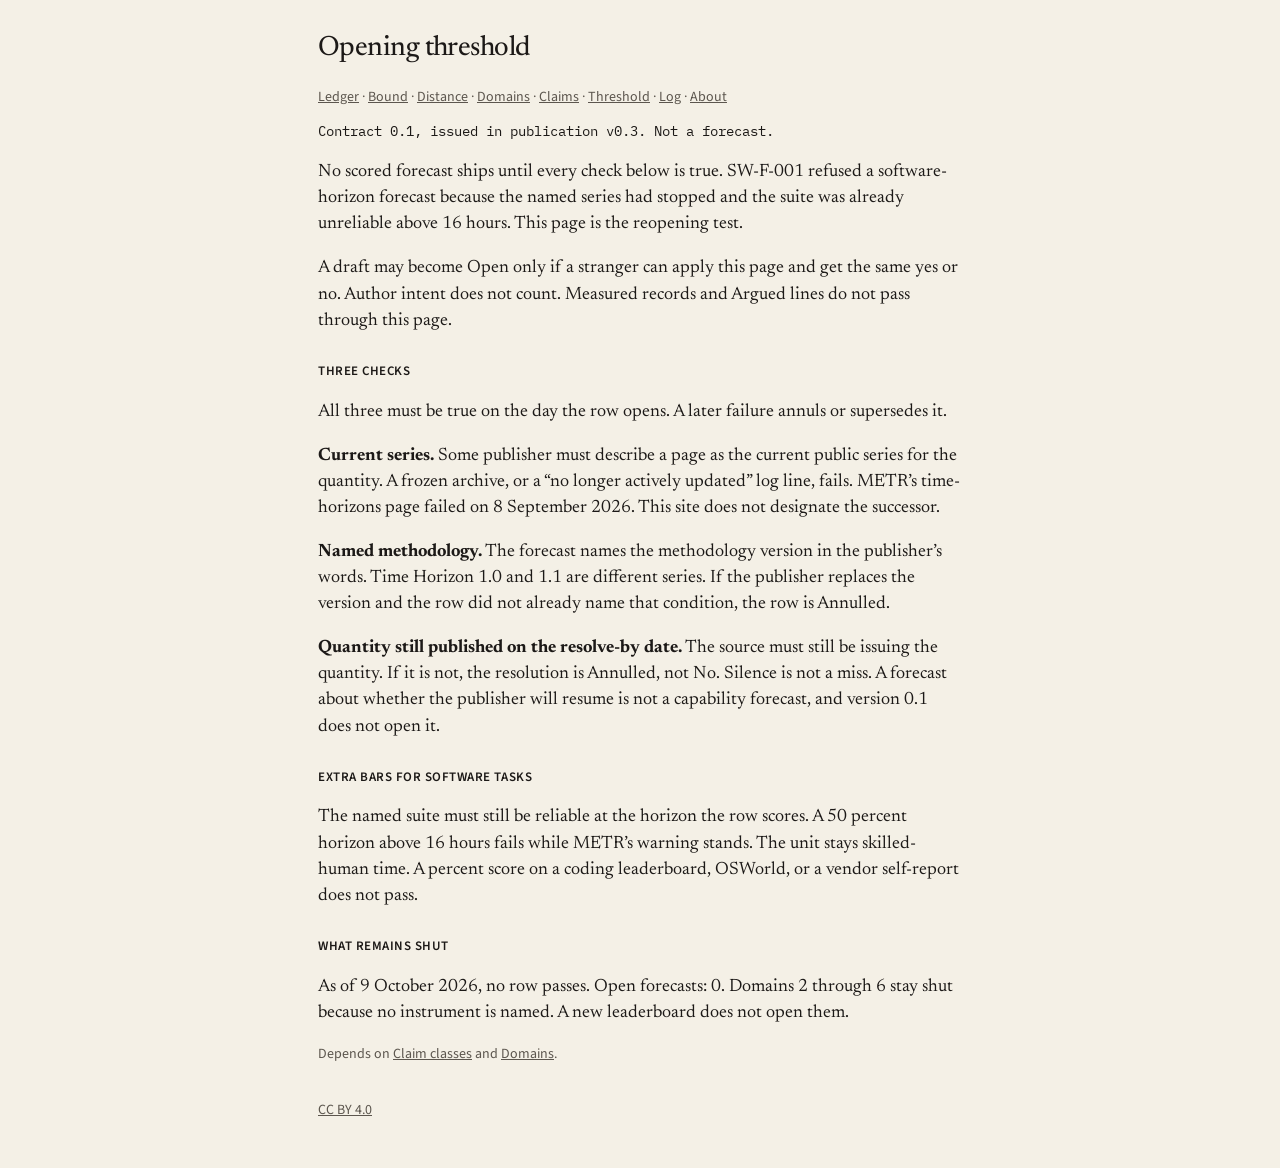
<file: opening-threshold.html>
<!DOCTYPE html>
<html lang="en">
<head>
  <meta charset="utf-8">
  <meta name="viewport" content="width=device-width, initial-scale=1">
  <title>Opening threshold · Curve and Bound</title>
  <link rel="preconnect" href="https://fonts.googleapis.com">
  <link rel="preconnect" href="https://fonts.gstatic.com" crossorigin>
  <link href="https://fonts.googleapis.com/css2?family=IBM+Plex+Mono&family=Newsreader:opsz,wght@6..72,400;6..72,450&family=Source+Sans+3:wght@400;600&display=swap" rel="stylesheet">
  <link rel="stylesheet" href="styles.css">
</head>
<body>
  <main class="wrap">
    <header>
      <h1 class="page-title">Opening threshold</h1>
    <p class="nav"><a href="ledger.html">Ledger</a> · <a href="bound.html">Bound</a> · <a href="distance.html">Distance</a> · <a href="domains.html">Domains</a> · <a href="claim-classes.html">Claims</a> · <a href="opening-threshold.html">Threshold</a> · <a href="check-log.html">Log</a> · <a href="about.html">About</a></p>
    </header>
    <p class="mono">Contract 0.1, issued in publication v0.3. Not a forecast.</p>
    <p>No scored forecast ships until every check below is true. SW-F-001 refused a software-horizon forecast because the named series had stopped and the suite was already unreliable above 16 hours. This page is the reopening test.</p>
    <p>A draft may become Open only if a stranger can apply this page and get the same yes or no. Author intent does not count. Measured records and Argued lines do not pass through this page.</p>

    <h2 class="section">Three checks</h2>
    <p>All three must be true on the day the row opens. A later failure annuls or supersedes it.</p>
    <p><strong>Current series.</strong> Some publisher must describe a page as the current public series for the quantity. A frozen archive, or a “no longer actively updated” log line, fails. METR’s time-horizons page failed on 8 September 2026. This site does not designate the successor.</p>
    <p><strong>Named methodology.</strong> The forecast names the methodology version in the publisher’s words. Time Horizon 1.0 and 1.1 are different series. If the publisher replaces the version and the row did not already name that condition, the row is Annulled.</p>
    <p><strong>Quantity still published on the resolve-by date.</strong> The source must still be issuing the quantity. If it is not, the resolution is Annulled, not No. Silence is not a miss. A forecast about whether the publisher will resume is not a capability forecast, and version 0.1 does not open it.</p>

    <h2 class="section">Extra bars for software tasks</h2>
    <p>The named suite must still be reliable at the horizon the row scores. A 50 percent horizon above 16 hours fails while METR’s warning stands. The unit stays skilled-human time. A percent score on a coding leaderboard, OSWorld, or a vendor self-report does not pass.</p>

    <h2 class="section">What remains shut</h2>
    <p>As of 9 October 2026, no row passes. Open forecasts: 0. Domains 2 through 6 stay shut because no instrument is named. A new leaderboard does not open them.</p>
    <p class="source">Depends on <a href="claim-classes.html">Claim classes</a> and <a href="domains.html">Domains</a>.</p>
    <footer>
      <a href="https://creativecommons.org/licenses/by/4.0/">CC BY 4.0</a>
    </footer>
  </main>
</body>
</html>
</file>
<file: styles.css>
:root {
  --paper: #f4f0e6;
  --ink: #1c1917;
  --ink-2: #5c564e;
  --accent: #9a3412;
  --serif: "Newsreader", Georgia, serif;
  --sans: "Source Sans 3", sans-serif;
  --mono: "IBM Plex Mono", ui-monospace, monospace;
}

* { box-sizing: border-box; }

html { background: var(--paper); }

body {
  margin: 0;
  background: var(--paper);
  color: var(--ink);
  font-family: var(--serif);
  font-size: 18px;
  line-height: 1.45;
}

.wrap {
  max-width: 38em;
  margin: 0 auto;
  padding: 28px 20px 48px;
}

header h1 {
  margin: 0;
  font-weight: 450;
  font-size: 32px;
  letter-spacing: -0.02em;
}

.page-title {
  font-size: 28px;
}

.subtitle {
  margin: 8px 0 0;
  color: var(--ink-2);
  font-family: var(--sans);
  font-size: 16px;
}

.nav {
  margin: 18px 0 0;
  color: var(--ink-2);
  font-family: var(--sans);
  font-size: 14px;
}

.nav a { color: var(--ink-2); }

.count {
  margin: 22px 0 0;
  font-family: var(--mono);
  font-size: 14px;
}

.finding {
  margin: 18px 0 28px;
  font-family: var(--mono);
  font-size: 14px;
  line-height: 1.45;
}

.ruler { margin: 0; padding: 0; list-style: none; }

.mark {
  position: relative;
  margin: 0;
  padding: 0 0 28px 28px;
  border-left: 1px solid var(--ink);
}

.mark:last-child { border-left-color: transparent; }

.mark::before {
  content: "";
  position: absolute;
  left: -4px;
  top: 8px;
  width: 7px;
  height: 7px;
  background: var(--paper);
  border: 1px solid var(--ink);
}

.mark.measured::before {
  background: var(--accent);
  border-color: var(--accent);
}

.mark h2 {
  margin: 0 0 12px;
  font-family: var(--sans);
  font-size: 13px;
  font-weight: 600;
  letter-spacing: 0.04em;
  text-transform: uppercase;
}

.record { margin: 0 0 16px; }

.record p { margin: 0; }

.source {
  margin: 4px 0 0;
  color: var(--ink-2);
  font-family: var(--sans);
  font-size: 14px;
}

.mono, .blank, .credit {
  font-family: var(--mono);
  font-size: 14px;
}

.domain { margin: 0 0 10px; }

.blank { color: var(--ink); }

a { color: inherit; }

footer {
  margin-top: 36px;
  color: var(--ink-2);
  font-family: var(--sans);
  font-size: 14px;
}

footer a { color: var(--ink-2); }

.credit {
  margin: 20px 0;
  padding: 12px 0;
  border-top: 1px solid var(--ink);
  border-bottom: 1px solid var(--ink);
}

h2.section {
  margin: 28px 0 8px;
  font-family: var(--sans);
  font-size: 13px;
  font-weight: 600;
  letter-spacing: 0.04em;
  text-transform: uppercase;
}

.log { list-style: none; margin: 20px 0 0; padding: 0; }

.log li { margin: 0 0 18px; }

.log time {
  display: block;
  font-family: var(--mono);
  font-size: 14px;
  margin-bottom: 4px;
}
</file>
